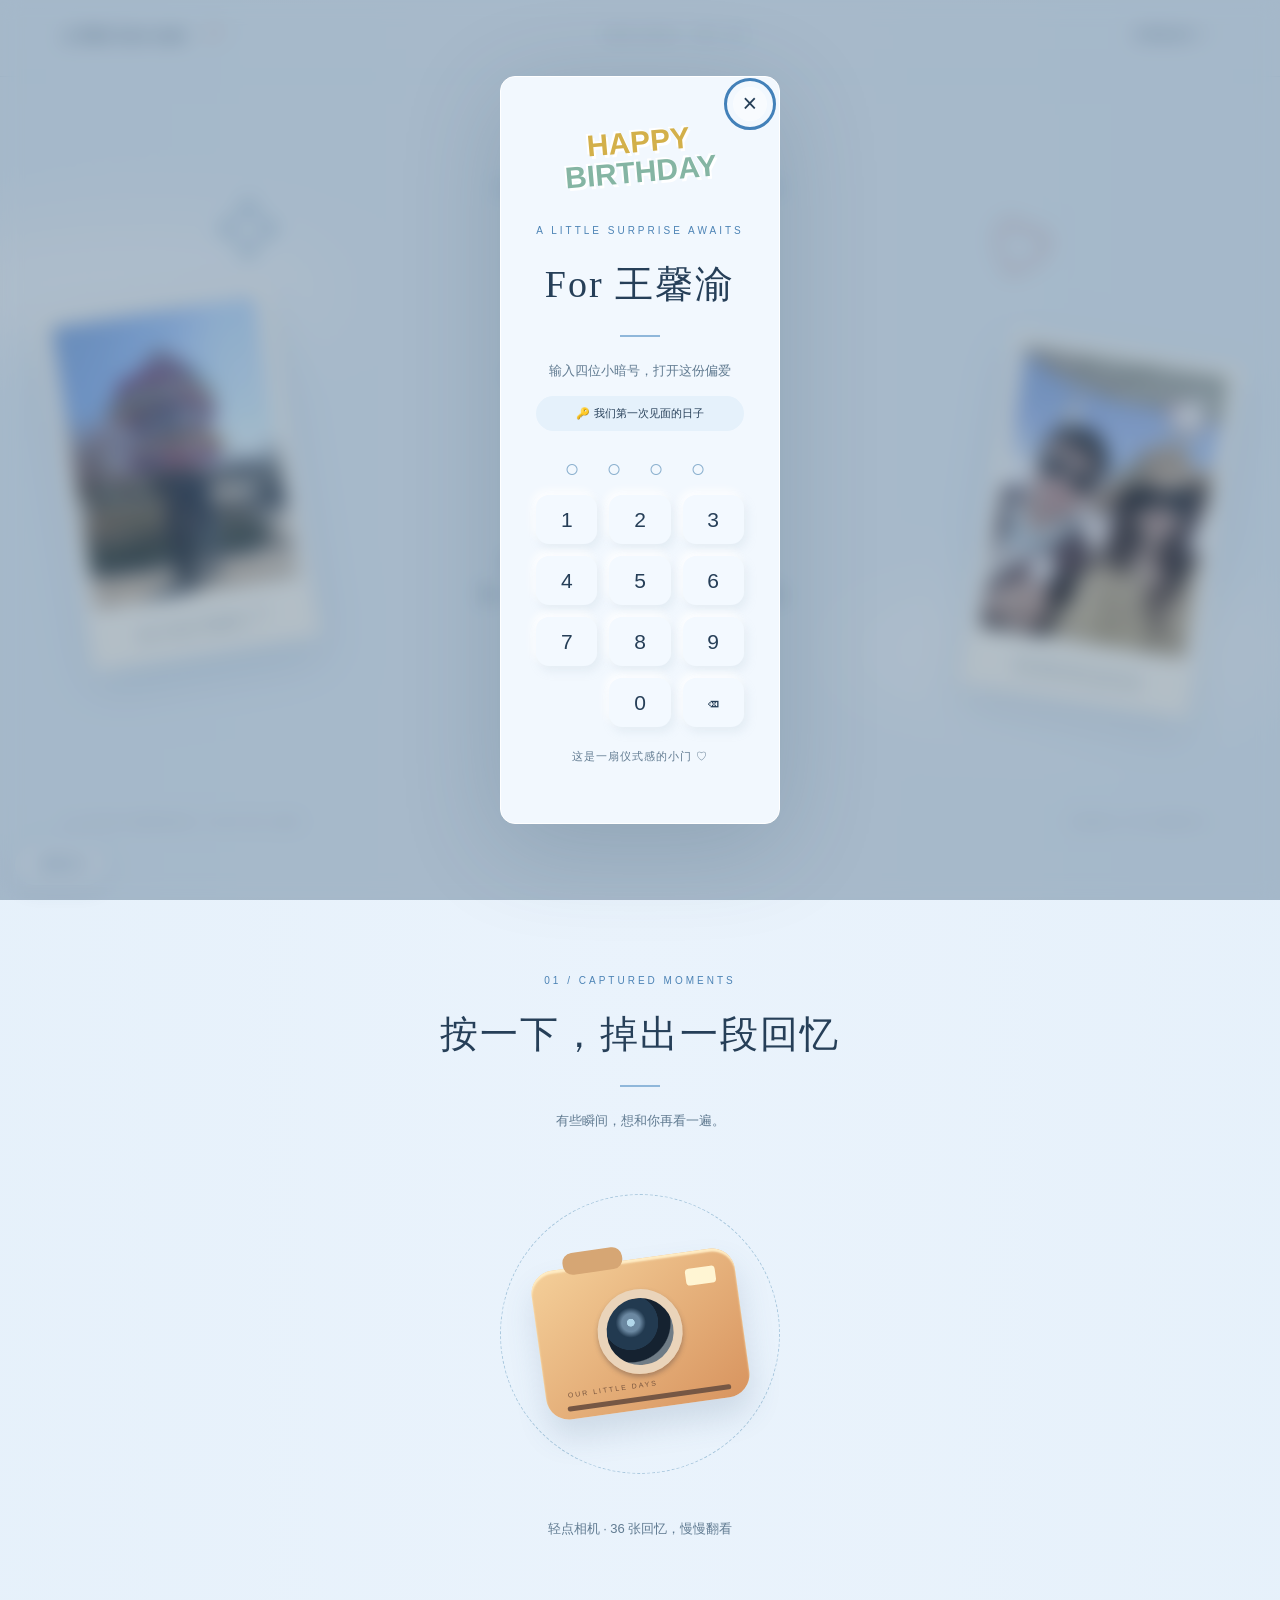
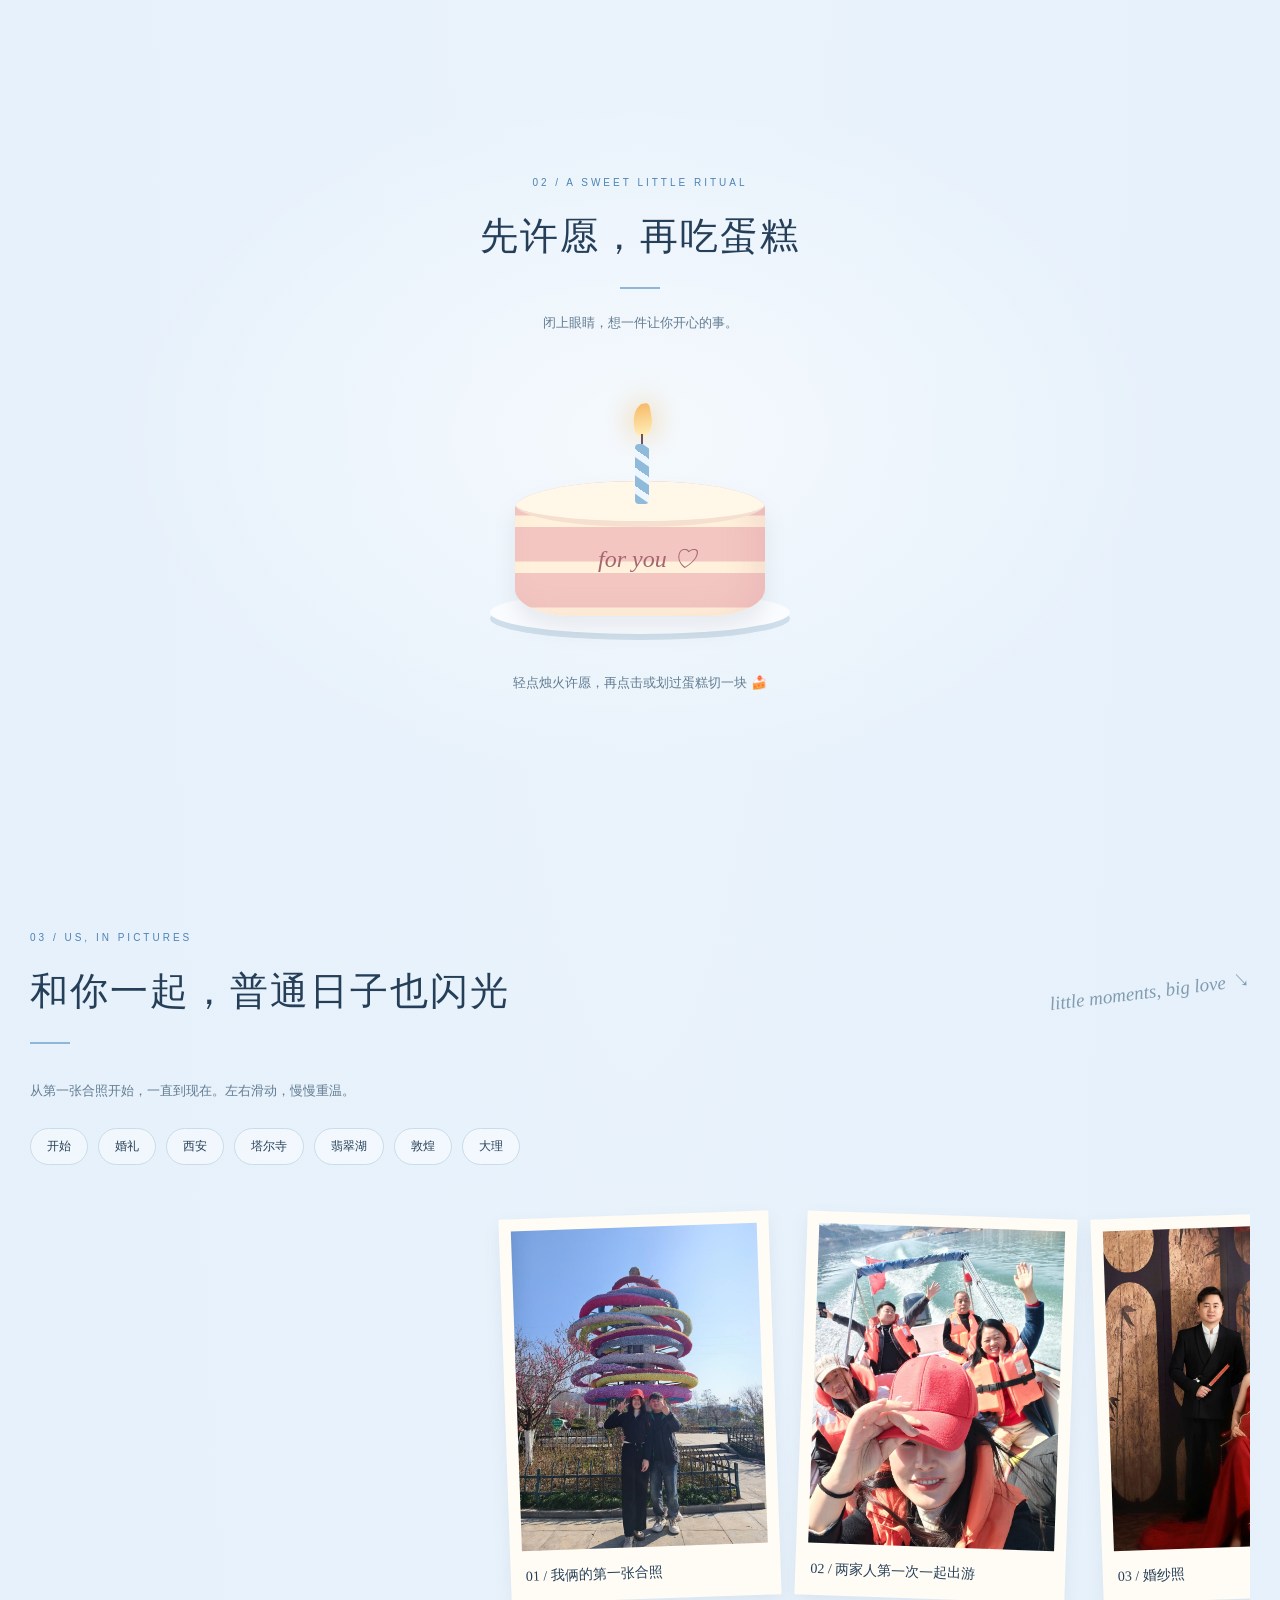
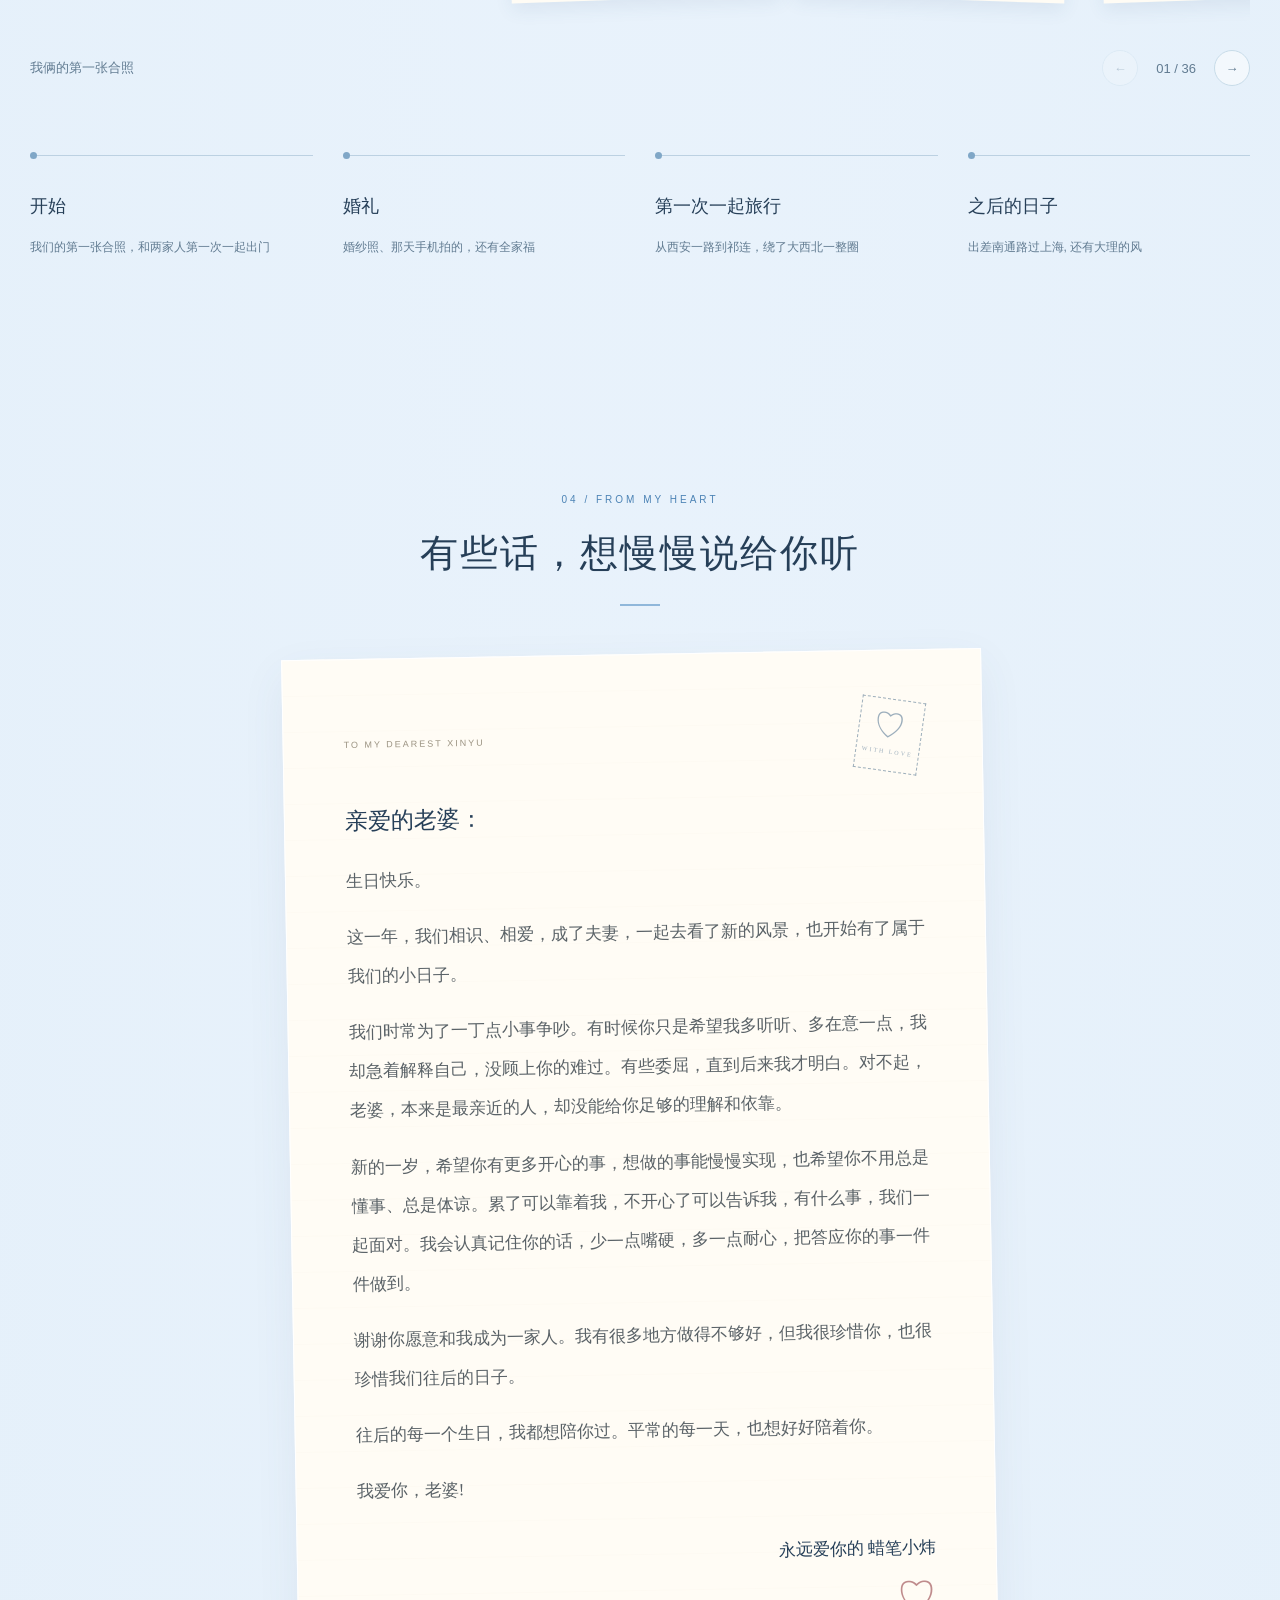
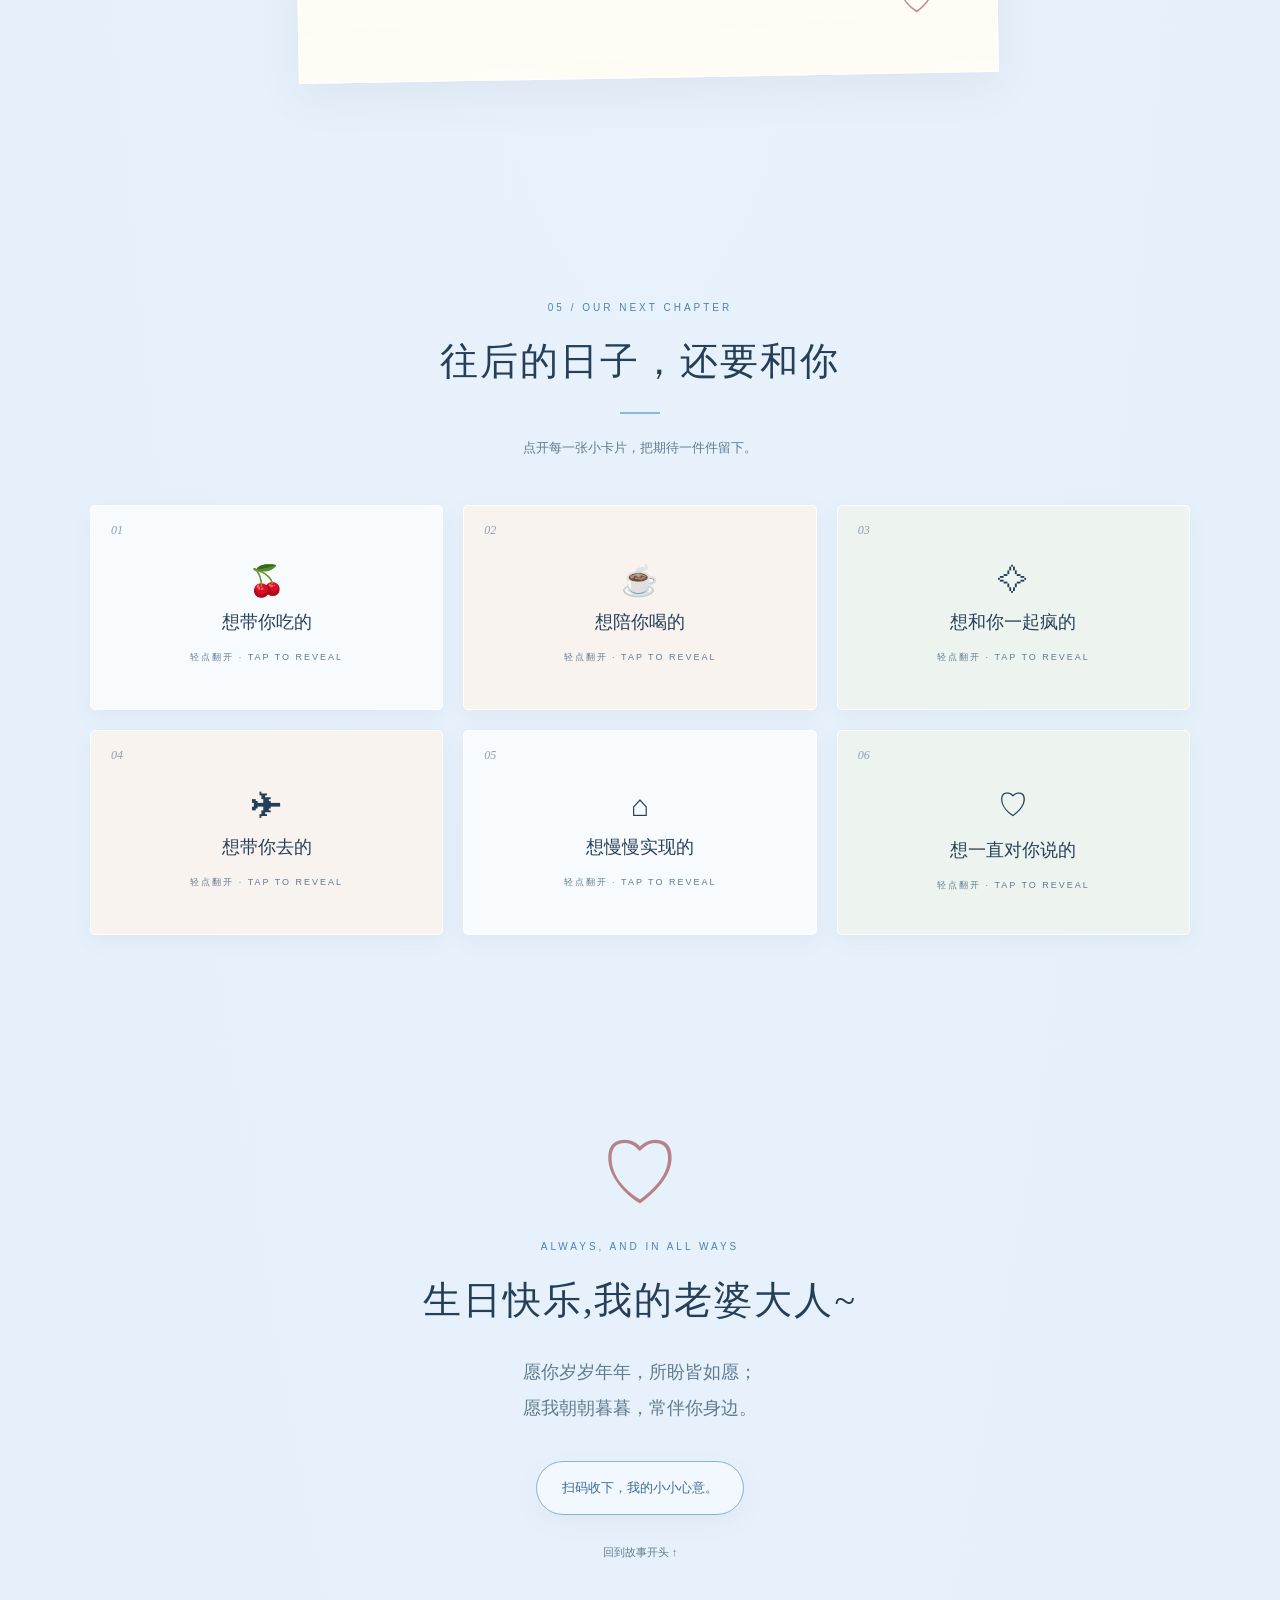
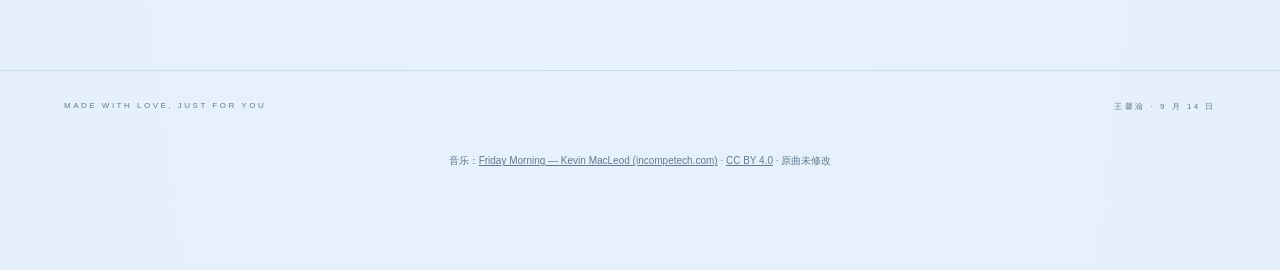
<file: index.html>
<!doctype html>
<html lang="zh-CN"><head><meta charset="utf-8"><meta name="viewport" content="width=device-width,initial-scale=1,viewport-fit=cover"><meta name="theme-color" content="#eaf3fc"><meta name="robots" content="noindex,nofollow"><title>王馨渝 · 生日快乐</title><link rel="icon" href="data:image/svg+xml,%3Csvg xmlns='http://www.w3.org/2000/svg' viewBox='0 0 32 32'%3E%3Ctext y='26' font-size='26'%3E💌%3C/text%3E%3C/svg%3E"><link rel="stylesheet" href="styles.css?v=20261023-iphone"></head>
<body>
<div class="cloud cloud-one" aria-hidden="true"></div><div class="cloud cloud-two" aria-hidden="true"></div>
<header><a href="#home" class="wordmark">a little love note <span>♡</span></a><span class="edition">FOR XINYU · 09 / 14</span><button id="lock" class="quiet">打开生日卡 ↗</button></header>
<main>
<section id="home" class="hero"><div class="hero-copy"><p class="eyebrow">✦ A BIRTHDAY MADE JUST FOR YOU ✦</p><p class="script">Happy Birthday,</p><h1>王馨渝<span>今天的偏爱，都给你。</span></h1><div class="date-pill">🎂 &nbsp; 9 月 14 日 &nbsp; ♡</div><p class="intro">把我们的日子，装进一份小小的惊喜。<br>每一个被留住的瞬间，和往后每一天的喜欢。</p><a class="primary" href="#camera">拆开这份小美好 <span>↓</span></a><p class="tiny">写给我的妻子，也写给我最爱的人</p></div><figure class="hero-photo left"><img src="assets/photos/flower-wreath-v-sign.jpg" alt="我俩的第一张合照"><figcaption>our story begins ♡</figcaption></figure><figure class="hero-photo right"><img src="assets/photos/salt-lake-selfie.jpg" alt="我们戴着墨镜在翡翠湖的合照"><figcaption>my favorite person</figcaption></figure><span class="doodle star" aria-hidden="true">✧</span><span class="doodle heart" aria-hidden="true">♡</span><div class="hero-bottom"><span>A LITTLE SURPRISE, A LOT OF LOVE</span><span>SCROLL TO UNWRAP ↓</span></div></section>
<section id="camera" class="section"><p class="eyebrow">01 / CAPTURED MOMENTS</p><h2>按一下，掉出一段回忆</h2><p class="sub">有些瞬间，想和你再看一遍。</p><div class="camera-stage"><div class="orbit" aria-hidden="true"></div><button id="shutter" class="camera" aria-label="拍立得：抽取下一张回忆"><span class="camera-top"></span><span class="camera-flash"></span><span class="camera-lens"></span><span class="camera-brand">OUR LITTLE DAYS</span><span class="camera-slot"></span></button><figure id="print" class="print" hidden><button id="print-zoom" class="print-zoom" aria-label="放大这张回忆照片"><img id="print-image" alt=""><span class="zoom-hint">✧ 点击，放大这一刻</span></button><figcaption id="print-caption"></figcaption></figure></div><p id="camera-status" class="sub" aria-live="polite">轻点相机 · 36 张回忆，慢慢翻看</p></section>
<section id="ritual" class="section ritual"><p class="eyebrow">02 / A SWEET LITTLE RITUAL</p><h2>先许愿，再吃蛋糕</h2><p class="sub">闭上眼睛，想一件让你开心的事。</p><div class="cake-wrap"><button id="candle" aria-label="吹灭蜡烛" class="candle"><span class="flame"></span><span class="wick"></span><span class="wax"></span></button><button id="cake" aria-label="切开生日蛋糕" class="cake"><span class="icing"></span><span class="cake-note">for you ♡</span><span class="slice"></span></button><div class="plate"></div></div><p id="ritual-status" class="sub" aria-live="polite">轻点烛火许愿，再点击或划过蛋糕切一块 🍰</p><div id="wish-note" class="wish-note" hidden>愿你的每个愿望，都有人认真放在心上。♡</div></section>
<section id="memories" class="section gallery"><div class="section-heading"><div><p class="eyebrow">03 / US, IN PICTURES</p><h2>和你一起，普通日子也闪光</h2></div><span class="handwritten">little moments, big love ↘</span></div><p class="sub">从第一张合照开始，一直到现在。左右滑动，慢慢重温。</p><nav id="chapters" class="chapters" aria-label="照片章节"></nav><div id="film" class="film" tabindex="0" aria-label="36 张回忆照片，可用左右方向键切换"></div><div class="gallery-controls"><p id="caption" aria-live="polite"></p><div><button id="prev" aria-label="上一张照片">←</button><span id="counter">01 / 36</span><button id="next" aria-label="下一张照片">→</button></div></div><div id="timeline" class="timeline"></div></section>
<section id="letter" class="section letter-section"><p class="eyebrow">04 / FROM MY HEART</p><h2>有些话，想慢慢说给你听</h2><article class="letter"><div class="letter-top"><span>TO MY DEAREST XINYU</span><span class="stamp">♡<small>WITH LOVE</small></span></div><h3>亲爱的老婆：</h3><div id="letter-body"></div><div class="signature">永远爱你的 蜡笔小炜 <span>♡</span></div></article></section>
<section id="wishes" class="section"><p class="eyebrow">05 / OUR NEXT CHAPTER</p><h2>往后的日子，还要和你</h2><p class="sub">点开每一张小卡片，把期待一件件留下。</p><div id="wish-grid" class="wish-grid"></div></section>
<section class="ending section"><span class="ending-heart">♡</span><p class="eyebrow">ALWAYS, AND IN ALL WAYS</p><h2>生日快乐,我的老婆大人~</h2><p>愿你岁岁年年，所盼皆如愿；<br>愿我朝朝暮暮，常伴你身边。</p><button id="celebrate" class="primary">扫码收下，我的小小心意。</button><p id="celebrate-status" class="tiny" aria-live="polite"></p><a href="#home" class="back-top">回到故事开头 ↑</a></section>
</main><footer>MADE WITH LOVE, JUST FOR YOU <span>王馨渝 · 9 月 14 日</span></footer><p class="music-credit">音乐：<a href="https://incompetech.com/music/royalty-free/index.html?isrc=USUAN1100224" target="_blank" rel="noopener">Friday Morning — Kevin MacLeod (incompetech.com)</a> · <a href="https://creativecommons.org/licenses/by/4.0/" target="_blank" rel="noopener">CC BY 4.0</a> · 原曲未修改</p>
<dialog id="gate"><button id="close-gate" class="close" aria-label="关闭生日卡">×</button><div class="birthday-sticker">HAPPY<br><span>BIRTHDAY</span></div><p class="eyebrow">A LITTLE SURPRISE AWAITS</p><h2>For 王馨渝</h2><p class="sub">输入四位小暗号，打开这份偏爱</p><p class="hint">🔑 我们第一次见面的日子</p><div id="dots" class="dots" aria-label="已输入 0 位">○ ○ ○ ○</div><div id="keypad" class="keypad"></div><p id="gate-status" class="tiny" aria-live="polite">这是一扇仪式感的小门 ♡</p></dialog>
<dialog id="lightbox" aria-label="回忆照片大图"><button id="close-lightbox" class="close" aria-label="关闭大图">×</button><img id="large-photo" alt=""><p id="large-caption"></p><div class="light-controls"><button id="large-prev" aria-label="查看上一张大图">←</button><span id="large-count"></span><button id="large-next" aria-label="查看下一张大图">→</button></div></dialog>
<dialog id="redpacket" aria-labelledby="redpacket-title"><button id="close-redpacket" class="close" aria-label="关闭红包">×</button><span class="redpacket-heart" aria-hidden="true">♡</span><p class="eyebrow">A LITTLE GIFT, ALL MY LOVE</p><h2 id="redpacket-title">专属宠爱金</h2><p>天大地大，老婆最大。</p><img id="redpacket-qr" alt="专属宠爱金刮刮乐网页二维码" hidden><p id="redpacket-state" role="status">扫码打开专属刮刮乐。</p><div class="gift-actions"><a href="scratch.html">直接打开刮刮乐 ♡</a><a href="assets/gift/scratch-qr.png" download="专属宠爱金二维码.png">保存二维码 ↓</a></div><p id="scratch-local-note" class="tiny" hidden>本地预览：可直接打开刮刮乐；手机扫码需发布新版后使用。</p></dialog>
<div class="music-widget"><button id="music-toggle" aria-pressed="false">♪ 播放音乐</button><span id="music-status" role="status"></span></div><audio id="birthday-music" autoplay loop preload="auto"></audio>
<noscript><p class="nojs">王馨渝，生日快乐。请开启 JavaScript，查看全部 36 张照片与互动生日卡。</p></noscript><script src="content.js?v=20261023-scratch"></script><script src="main.js?v=20261023-scratch"></script><script src="music.js?v=20261023-iphone"></script></body></html>
</file>
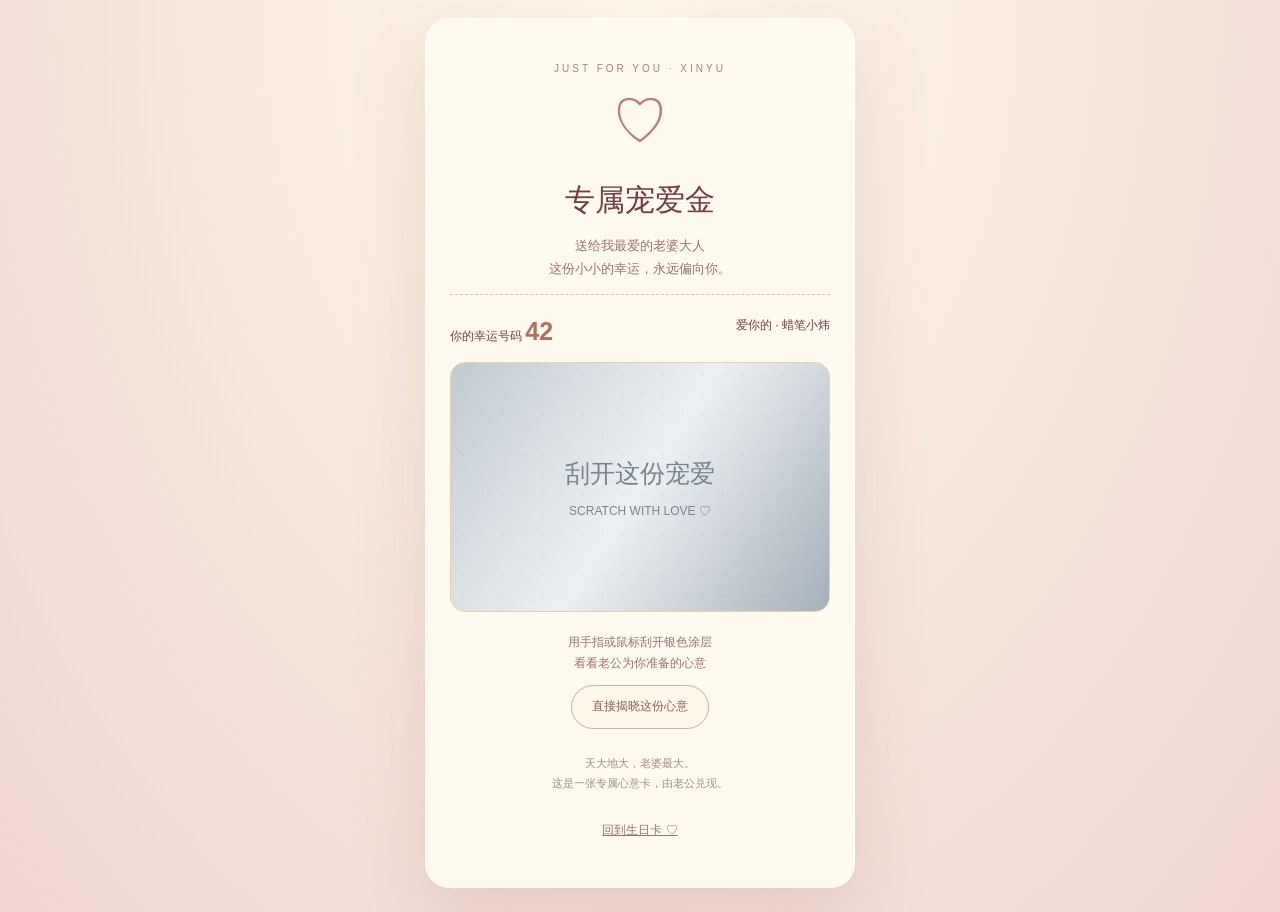
<file: scratch.html>
<!doctype html><html lang="zh-CN"><head><meta charset="utf-8"><meta name="viewport" content="width=device-width,initial-scale=1,viewport-fit=cover"><meta name="theme-color" content="#f8eadb"><meta name="robots" content="noindex,nofollow"><title>给老婆的专属宠爱金</title><link rel="icon" href="data:,"><style>
*{box-sizing:border-box}body{margin:0;min-height:100svh;display:grid;place-items:center;background:radial-gradient(ellipse at top,#fff9e8,#f0d6d2);color:#743f42;font-family:-apple-system,'PingFang SC',sans-serif;padding:25px 18px}.ticket{width:min(100%,430px);background:#fffaf0;border:1px solid #fff;box-shadow:0 25px 75px #8c55532b;border-radius:24px;padding:34px 24px;text-align:center;position:relative}.eyebrow{font-size:10px;letter-spacing:3px;color:#ad8270}.heart{font-size:56px;color:#bd7b7c;margin:10px}h1{font:30px Georgia,'Songti SC',serif;margin:20px 0 10px}.intro{font-size:13px;line-height:1.8;color:#98716b}.serial{display:flex;justify-content:space-between;border-top:1px dashed #ddc3ae;padding:22px 0 16px;font-size:12px}.serial strong{font-size:25px;color:#b56d5c}.scratch{position:relative;height:250px;border-radius:15px;overflow:hidden;background:#fff0dc;border:1px solid #e8cfaf}.prize{height:100%;display:flex;flex-direction:column;align-items:center;justify-content:center;padding:15px}.prize small{font-size:13px}.amount{font:bold 61px Georgia,serif;color:#bd655b;margin:12px 0}.amount span{font:18px sans-serif;margin-left:5px}.prize p{font-size:17px;line-height:1.7;margin:0}canvas{position:absolute;inset:0;width:100%;height:100%;touch-action:none;cursor:crosshair;transition:opacity .6s;user-select:none}canvas.revealed{opacity:0;pointer-events:none}.hint{min-height:35px;font-size:12px;line-height:1.8;color:#9b736a;margin:20px 0 10px}button{font:inherit;border:1px solid #d8ad99;background:#fff7e9;color:#8f5e50;border-radius:25px;padding:10px 20px;cursor:pointer;font-size:12px}button:focus-visible,a:focus-visible{outline:3px solid #ab7764;outline-offset:4px}.footer{font-size:11px;line-height:1.8;color:#a68c7c;margin-top:25px}.back{display:inline-block;color:#9b736a;font-size:12px;margin-top:15px}.spark{position:fixed;top:-20px;left:var(--x);color:#bf786c;font-size:22px;pointer-events:none;animation:fall 2.5s ease-in forwards}@keyframes fall{to{transform:translateY(105vh) rotate(240deg);opacity:0}}@media(prefers-reduced-motion:reduce){*{animation:none!important;transition:none!important}.spark{display:none}}

body{padding: max(18px,env(safe-area-inset-top)) max(16px,env(safe-area-inset-right)) max(24px,env(safe-area-inset-bottom)) max(16px,env(safe-area-inset-left));-webkit-text-size-adjust:100%}
button,.back{min-height:44px;display:inline-flex;align-items:center;justify-content:center;touch-action:manipulation}
@media(max-width:480px){.ticket{padding:24px 18px;border-radius:20px}.heart{font-size:42px;margin:6px}.serial{gap:12px;align-items:center;flex-wrap:wrap}.scratch{height:230px}.prize p{font-size:16px}.footer{margin-top:18px}}
</style></head><body><main class="ticket"><p class="eyebrow">JUST FOR YOU · XINYU</p><div class="heart" aria-hidden="true">♡</div><h1>专属宠爱金</h1><p class="intro">送给我最爱的老婆大人<br>这份小小的幸运，永远偏向你。</p><div class="serial"><span>你的幸运号码 <strong>42</strong></span><span>爱你的 · 蜡笔小炜</span></div><div class="scratch"><div class="prize"><small>中奖号码 · 42</small><div class="amount">999<span>元</span></div><p>请找老公兑现❤️</p></div><canvas id="cover" aria-label="刮奖涂层，用手指滑动刮开；也可使用下方按钮"></canvas></div><p id="status" class="hint" role="status">用手指或鼠标刮开银色涂层<br>看看老公为你准备的心意</p><button id="reveal">直接揭晓这份心意</button><div class="footer">天大地大，老婆最大。<br>这是一张专属心意卡，由老公兑现。</div><a class="back" href="index.html">回到生日卡 ♡</a><noscript><p>中奖号码 42：999元，请找老公兑现❤️</p><style>canvas,#reveal{display:none}
body{padding: max(18px,env(safe-area-inset-top)) max(16px,env(safe-area-inset-right)) max(24px,env(safe-area-inset-bottom)) max(16px,env(safe-area-inset-left));-webkit-text-size-adjust:100%}
button,.back{min-height:44px;display:inline-flex;align-items:center;justify-content:center;touch-action:manipulation}
@media(max-width:480px){.ticket{padding:24px 18px;border-radius:20px}.heart{font-size:42px;margin:6px}.serial{gap:12px;align-items:center;flex-wrap:wrap}.scratch{height:230px}.prize p{font-size:16px}.footer{margin-top:18px}}
</style></noscript></main><script src="scratch.js"></script></body></html>
</file>
<file: styles.css>
:root{--sky:#eaf3fc;--ink:#263f58;--blue:#4c83b5;--muted:#617b91;--line:#caddeb;--paper:#fffcf5;--serif:Georgia,'Songti SC','STSong',serif}*{box-sizing:border-box}html{scroll-behavior:smooth;scroll-padding-top:30px}body{margin:0;background:radial-gradient(ellipse at 50% 10%,#f9fcff00,#dcebf766),var(--sky);color:var(--ink);font-family:-apple-system,'PingFang SC',sans-serif;font-size:15px;overflow-x:clip}button,a{-webkit-tap-highlight-color:transparent}button{font:inherit;color:inherit;cursor:pointer}button:disabled{opacity:.35;cursor:default}a{color:inherit;text-decoration:none}button:focus-visible,a:focus-visible,[tabindex]:focus-visible{outline:3px solid #4381b9;outline-offset:6px}button{border:0}header{max-width:1440px;margin:auto;padding:28px 5%;display:flex;align-items:center;justify-content:space-between;border-bottom:1px solid #c9ddea88}.wordmark{font:italic 19px var(--serif)}.wordmark span{color:#c48078;margin-left:10px}.edition,.eyebrow,.tiny,footer,.hero-bottom{font-size:10px;letter-spacing:2.5px}.edition{color:var(--muted)}.quiet{background:transparent;font-size:12px}.cloud{position:absolute;width:440px;height:140px;border-radius:50%;background:#fff;filter:blur(40px);opacity:.6;pointer-events:none;z-index:-1}.cloud-one{top:220px;left:-100px}.cloud-two{top:580px;right:0}.hero{min-height:780px;position:relative;display:grid;place-items:center;max-width:1440px;margin:auto;padding:85px 20px 105px}.hero-copy{text-align:center;position:relative;z-index:2}.eyebrow{color:var(--blue);font-size:10px;letter-spacing:3px;line-height:1.8}.script{font:italic 38px var(--serif);color:#547a9a;margin:40px 0 14px}h1{font:500 clamp(56px,6vw,88px) var(--serif);letter-spacing:10px;color:#4f85b8;margin:0}h1 span{display:block;font:400 17px var(--serif);letter-spacing:5px;margin-top:23px;color:var(--ink)}.date-pill{display:inline-block;background:#ffffffaa;border:1px solid white;border-radius:30px;padding:12px 25px;margin-top:30px;color:var(--blue);font-size:12px;letter-spacing:3px;box-shadow:0 8px 25px #426a8d08}.intro{font:16px/2 var(--serif);color:var(--muted);margin:28px 0}.primary{display:inline-flex;gap:35px;align-items:center;justify-content:center;padding:17px 25px;border:1px solid #8db1cf;border-radius:40px;background:#f7fbffb3;color:#3c6c96;font-size:13px;box-shadow:0 8px 22px #5c85a510;transition:transform .25s,background .25s}.primary:hover{transform:translateY(-3px);background:white}.tiny{color:var(--muted);letter-spacing:1px;font-size:11px;line-height:1.8;margin-top:20px}.hero-photo{position:absolute;width:clamp(160px,18vw,245px);padding:12px 12px 0;background:var(--paper);box-shadow:0 18px 45px #41648324;margin:0;top:220px}.hero-photo img{width:100%;height:285px;object-fit:cover}.hero-photo figcaption{font:italic 17px var(--serif);text-align:center;padding:18px 0;color:#688096}.left{left:5%;transform:rotate(-9deg)}.right{right:5%;transform:rotate(9deg);top:270px}.doodle{position:absolute;font:64px var(--serif);color:#83a8c5}.star{top:120px;left:17%}.heart{right:18%;top:130px;transform:rotate(20deg);color:#c68e8c}.hero-bottom{position:absolute;bottom:30px;left:5%;right:5%;display:flex;justify-content:space-between;font-size:9px;color:#7992a7}.section{padding:105px 30px;text-align:center;max-width:1160px;margin:auto}h2{font:400 clamp(27px,3vw,38px)/1.5 var(--serif);letter-spacing:2px;margin:16px 0}h2:after{content:'';display:block;width:40px;height:2px;background:#8fb7da;margin:22px auto}.sub{font-size:13px;line-height:1.9;color:var(--muted)}.camera-stage{height:340px;display:flex;align-items:center;justify-content:center;gap:60px;position:relative;margin-top:30px}.orbit{position:absolute;width:280px;height:280px;border:1px dashed #a8c7dd;border-radius:50%;pointer-events:none}.camera{position:relative;z-index:1;width:205px;height:150px;border-radius:23px;background:linear-gradient(145deg,#f4cf99,#d8945f);box-shadow:inset 0 3px 2px #ffedc5,0 18px 30px #4767802b;transform:rotate(-8deg);transition:transform .3s}.camera:hover{transform:rotate(0) translateY(-5px)}.camera-top{position:absolute;top:-15px;left:35px;width:60px;height:22px;background:#d6a674;border-radius:10px}.camera-flash{position:absolute;right:20px;top:17px;width:30px;height:17px;border-radius:4px;background:#fff5d3}.camera-lens{position:absolute;width:85px;height:85px;left:60px;top:30px;border-radius:50%;border:9px solid #ead4ba;background:radial-gradient(circle at 38% 35%,#b2d7ea 0 6%,#6b88a1 7% 15%,#223a50 25% 45%,#152230 46% 65%,#6f7c86 67%);box-shadow:0 3px 5px #604e4970}.camera-brand{position:absolute;bottom:21px;left:22px;font-size:7px;letter-spacing:2px;color:#77543e}.camera-slot{position:absolute;bottom:8px;left:20px;right:20px;height:5px;background:#765744;border-radius:5px}.print{margin:0;background:var(--paper);padding:10px 10px 0;width:190px;transform:rotate(6deg);box-shadow:0 10px 30px #47678020;animation:print .6s both}.print img{width:100%;height:210px;object-fit:cover}.print figcaption{font:13px/1.6 var(--serif);padding:14px 0}.print[hidden]{display:none}@keyframes print{from{transform:translateY(-25px) rotate(0);opacity:0}to{transform:rotate(6deg);opacity:1}}.ritual{background:radial-gradient(ellipse,#ffffff88,transparent 65%)}.cake-wrap{position:relative;height:275px;width:300px;max-width:100%;margin:40px auto 20px}.cake{position:absolute;top:105px;left:25px;width:250px;height:135px;background:repeating-linear-gradient(#f3c6c1 0 34px,#fff1db 35px 46px);border-radius:50% 50% 22% 22% / 20% 20% 20% 20%;box-shadow:inset -15px 0 30px #cf929c30,0 14px 20px #8f97a02b;overflow:hidden;z-index:2;touch-action:pan-y}.icing{position:absolute;inset:0 0 auto;height:46px;border-radius:50%;background:#fff8e9;border-bottom:6px solid #f5e0d0}.cake-note{position:absolute;top:62px;left:83px;font:italic 24px var(--serif);color:#a66670}.slice{position:absolute;left:50%;top:0;width:2px;height:100%;background:#b37f72;opacity:0;transform:rotate(-10deg);transition:.5s}.cake.cut .slice{opacity:1;width:15px;background:var(--sky)}.plate{position:absolute;top:215px;left:0;width:300px;height:43px;border-radius:50%;background:#fafcff;box-shadow:0 6px 0 #cedeea}.candle{position:absolute;z-index:3;top:28px;left:138px;width:26px;height:100px;background:transparent}.wax{position:absolute;bottom:0;left:7px;width:14px;height:60px;background:repeating-linear-gradient(35deg,#8fbad9 0 8px,#edf6ff 9px 15px);border-radius:4px}.wick{position:absolute;left:13px;top:30px;height:12px;width:2px;background:#6b5360}.flame{position:absolute;top:0;left:5px;width:19px;height:32px;border-radius:80% 20% 65% 35%;background:linear-gradient(#f6bb69,#ffeeb8);box-shadow:0 0 30px #ecc381;transform:rotate(-10deg);animation:flicker 1s infinite alternate}.candle.out .flame{display:none}@keyframes flicker{to{transform:rotate(10deg) scale(.9)}}.wish-note{font:18px/1.8 var(--serif);color:#a56b78;margin-top:20px}.gallery{max-width:1320px}.section-heading{display:flex;align-items:center;justify-content:space-between;text-align:left}.section-heading h2:after{margin-left:0}.handwritten{font:italic 19px var(--serif);color:#819bb0;transform:rotate(-7deg)}.gallery>.sub{text-align:left}.chapters{display:flex;gap:10px;flex-wrap:wrap;margin:25px 0}.chapters button{background:#ffffff66;border:1px solid #c9dce9;border-radius:30px;padding:9px 16px;font-size:12px}.chapters button:hover{background:white}.film{display:flex;gap:26px;overflow-x:auto;padding:25px 8px 35px;scroll-snap-type:x mandatory;scrollbar-width:thin;scrollbar-color:#afc9df transparent;overscroll-behavior-x:contain}.photo{flex:0 0 270px;scroll-snap-align:center;padding:12px 12px 0;background:var(--paper);box-shadow:0 7px 18px #385d7a16;transform:rotate(-2deg);text-align:left;border:0}.photo:nth-child(even){transform:rotate(2deg)}.photo img{width:100%;height:320px;object-fit:cover;display:block}.photo span{display:block;padding:17px 3px;font:14px var(--serif);white-space:nowrap;overflow:hidden;text-overflow:ellipsis}.gallery-controls{display:flex;justify-content:space-between;align-items:center;font-size:13px;margin-top:12px;color:var(--muted)}.gallery-controls>div{display:flex;align-items:center;gap:18px;white-space:nowrap}.gallery-controls button,.light-controls button{width:36px;height:36px;border-radius:50%;background:#ffffff88;border:1px solid #c8dce9}.timeline{display:grid;grid-template-columns:repeat(4,1fr);text-align:left;gap:30px;margin-top:65px}.milestone{border-top:1px solid #bcd1e2;position:relative;padding-top:20px}.milestone:before{content:'';position:absolute;top:-4px;width:7px;height:7px;background:#80a7c7;border-radius:50%}.milestone h3{font:18px var(--serif)}.milestone p{font-size:12px;line-height:1.9;color:var(--muted)}.letter{max-width:700px;margin:48px auto 0;padding:48px 60px;text-align:left;background:repeating-linear-gradient(transparent 0 35px,#d5c9af12 36px),var(--paper);box-shadow:0 15px 45px #405a7212;transform:rotate(-1deg);border:1px solid #fff}.letter-top{display:flex;justify-content:space-between;align-items:center;font-size:9px;letter-spacing:2px;color:#9b9382}.stamp{width:64px;height:73px;border:1px dashed #9eafbb;text-align:center;padding:5px;font:32px var(--serif);color:#9caebc;transform:rotate(9deg)}.stamp small{display:block;font-size:6px}.letter h3{font:23px var(--serif);margin:25px 0}.letter p{font:17px/2.3 var(--serif);color:#5a6267}.signature{text-align:right;font:17px var(--serif);margin-top:35px}.signature span{display:block;font-size:40px;color:#bf8b8c;margin-top:10px}.wish-grid{display:grid;grid-template-columns:repeat(3,1fr);gap:20px;margin-top:45px}.wish-card{position:relative;background:#f8fbfe;border:1px solid #fff;border-radius:5px;min-height:205px;padding:28px;box-shadow:0 6px 20px #4f779912;transition:transform .3s,background .3s}.wish-card:hover{transform:translateY(-5px)}.wish-card:nth-child(2n){background:#f8f3ef}.wish-card:nth-child(3n){background:#edf4ef}.wish-card .number{position:absolute;left:20px;top:17px;font:italic 12px var(--serif);color:#8da0b1}.wish-card .symbol{font-size:30px;display:block;margin:12px}.wish-card strong{font:18px var(--serif);display:block}.wish-card small{display:block;font-size:9px;color:var(--muted);letter-spacing:2px;margin-top:17px}.wish-detail{font:16px/2 var(--serif)}.wish-card[aria-expanded=true]{background:#fffaf1}.ending{padding-top:80px;padding-bottom:110px}.ending-heart{font:80px var(--serif);color:#b78286}.ending h2:after{display:none}.ending>p:not(.eyebrow):not(.tiny){font:18px/2 var(--serif);color:var(--muted);margin:25px 0 35px}.back-top{display:block;font-size:11px;color:var(--muted);margin-top:30px}footer{border-top:1px solid #c8dce9;padding:30px 5%;display:flex;justify-content:space-between;font-size:8px;color:var(--muted)}dialog{border:1px solid white;color:var(--ink);background:#f2f8fe;border-radius:15px;box-shadow:0 20px 100px #28496230;padding:45px 35px;text-align:center;max-width:calc(100% - 24px);max-height:92dvh;overflow:auto}dialog::backdrop{background:#52718b70;backdrop-filter:blur(10px)}.close{position:absolute;right:12px;top:10px;width:34px;height:34px;border-radius:50%;font-size:25px;background:#ffffff88}.birthday-sticker{font-size:30px;font-weight:900;line-height:1;color:#d3b04a;text-shadow:2px 3px white,-2px -2px white;transform:rotate(-5deg);margin:5px 0 35px}.birthday-sticker span{color:#85b5a3}.hint{font-size:11px;background:#e5f1fb;border-radius:20px;padding:10px}.dots{font-size:25px;letter-spacing:10px;color:#8cb1cf;padding:12px}.keypad{display:grid;grid-template-columns:repeat(3,1fr);gap:12px;max-width:270px;margin:auto}.keypad button{height:49px;background:#f3f9ff;border-radius:13px;box-shadow:3px 5px 10px #b8cbd940,-3px -4px 10px white;font-size:21px}.keypad button:nth-last-child(2){grid-column:2}#lightbox{padding:45px 20px 15px;background:#f9fbfd}#large-photo{display:block;max-width:min(80vw,1000px);max-height:68dvh;object-fit:contain;margin:auto}#large-caption{font:16px var(--serif)}.light-controls{display:flex;align-items:center;justify-content:center;gap:25px}.confetti{position:fixed;left:var(--x);top:-20px;width:9px;height:15px;background:var(--c);pointer-events:none;z-index:20;animation:fall 3s var(--d) ease-in forwards}@keyframes fall{to{transform:translate(70px,105vh) rotate(720deg)}}.nojs{padding:30px;text-align:center}
@media(min-width:1500px){.hero{min-height:850px}}@media(max-width:1000px){.hero-photo{width:170px;opacity:.85}.hero-photo img{height:230px}.left{left:2%;top:280px}.right{right:2%;top:330px}.hero-copy{max-width:480px}.hero h1{font-size:65px}.handwritten{display:none}.hero .intro{max-width:340px;margin-left:auto;margin-right:auto}}
@media(max-width:700px){header{padding:22px 6%}.wordmark{font-size:16px}.edition{display:none}.quiet{font-size:11px}.hero{min-height:980px;padding:65px 18px 380px;display:block}.hero-copy{margin:auto}.hero .eyebrow{font-size:8px;letter-spacing:2px}.script{font-size:31px;margin-top:30px}.hero h1{font-size:56px;letter-spacing:7px}h1 span{font-size:14px;letter-spacing:3px}.intro{font-size:14px}.hero-photo{top:auto!important;bottom:75px;width:145px;opacity:1;padding:8px 8px 0}.hero-photo img{height:175px}.hero-photo figcaption{font-size:13px;padding:13px 0}.left{left:calc(50% - 154px)}.right{right:calc(50% - 154px);bottom:65px}.hero-bottom{font-size:7px;letter-spacing:1px}.doodle{font-size:40px}.star{top:145px;left:4%}.heart{top:230px;right:5%}.section{padding:75px 22px}.section h2{font-size:27px;letter-spacing:1px}.eyebrow{font-size:9px;letter-spacing:2px}.camera-stage{gap:20px;height:340px;flex-direction:column}.camera-stage.has-print{height:510px}.camera-stage.has-print .camera{transform:scale(.75);margin-bottom:-25px}.camera-stage.has-print .orbit{top:0}.camera{flex-shrink:0}.print{width:170px}.print img{height:190px}.section-heading{text-align:center;display:block}.section-heading h2:after{margin-left:auto}.gallery>.sub{text-align:center}.chapters{justify-content:center;gap:8px}.chapters button{font-size:11px;padding:8px 12px}.photo{flex-basis:255px}.photo img{height:320px}.film{gap:20px}.gallery-controls{gap:15px;font-size:11px}.gallery-controls>div{gap:9px}.timeline{grid-template-columns:1fr 1fr;gap:22px}.letter{padding:28px 26px;margin-top:35px}.letter p{font-size:16px;line-height:2.2}.letter-top{font-size:8px}.wish-grid{grid-template-columns:1fr 1fr;gap:12px}.wish-card{padding:22px 12px;min-height:210px}.wish-card strong{font-size:16px}.wish-detail{font-size:14px}.ending h2{font-size:26px}.ending .primary{font-size:12px;gap:10px}footer{display:block;text-align:center;line-height:2.4;letter-spacing:1px}footer span{display:block}dialog{padding:40px 22px 25px}.birthday-sticker{font-size:26px;margin-bottom:25px}#gate h2{font-size:28px}#gate h2:after{display:none}}
@media(prefers-reduced-motion:reduce){html{scroll-behavior:auto}*,*:before,*:after{animation:none!important;transition:none!important}.confetti{display:none}}
/* Center the first and last memory too, so every index is reachable. */
.film{padding-left:max(8px,calc((100% - 270px)/2));padding-right:max(8px,calc((100% - 270px)/2))}
@media(max-width:700px){.film{padding-left:max(8px,calc((100% - 255px)/2));padding-right:max(8px,calc((100% - 255px)/2))}}
/* A printed memory unfolds into a luminous, full-size keepsake. */
.print-zoom{padding:0;background:transparent;display:block;position:relative;width:100%;cursor:zoom-in;overflow:hidden}
.print-zoom .zoom-hint{position:absolute;bottom:0;left:0;right:0;padding:22px 5px 9px;font-size:10px;color:white;background:linear-gradient(transparent,#243c58aa);letter-spacing:1px}
.print-zoom:after{content:'';position:absolute;inset:-80%;background:linear-gradient(110deg,transparent 42%,#ffffffaa 49%,transparent 56%);transform:translateX(-55%);transition:transform .7s;pointer-events:none}
.print-zoom:hover:after,.print-zoom:focus-visible:after{transform:translateX(55%)}
#lightbox{border:1px solid #f4dfbb;box-shadow:0 0 0 7px #ffffff18,0 0 90px #accbe288,0 30px 100px #25426499;background:linear-gradient(140deg,#fffef8,#e8f2fa);overflow-x:hidden}
#lightbox::backdrop{background:radial-gradient(ellipse at center,#425b7770,#14273bdf);backdrop-filter:blur(15px)}
#large-photo{border:6px solid #fffcf5;box-shadow:0 8px 28px #4b6d8330}
.memory-burst{position:absolute;inset:0;pointer-events:none;overflow:hidden;z-index:2}
.memory-burst i{position:absolute;left:50%;top:45%;font-style:normal;font-size:30px;color:#e8c28a;text-shadow:0 0 12px #fff;animation:memory-spark 1.1s var(--delay) both ease-out}
@keyframes memory-spark{0%{opacity:0;transform:rotate(var(--angle)) translateY(15px) scale(.2)}25%{opacity:1}100%{opacity:0;transform:rotate(var(--angle)) translateY(calc(-1 * var(--reach))) scale(1.2)}}
.wish-card[aria-expanded=true]{padding:30px 14px 20px}.wish-art{display:block;width:100%;aspect-ratio:1;object-fit:cover;border-radius:4px;margin:0 auto 15px}.wish-detail{display:block}.wish-detail[hidden]{display:none}.wish-card{align-self:stretch}.wish-card .number{z-index:1}.wish-grid{align-items:start}
#redpacket{width:420px;background:linear-gradient(145deg,#fff9ed,#f8e5df);border:1px solid #e3bb96;padding:40px 28px;color:#7c3e40}#redpacket .eyebrow{color:#a86e61}#redpacket h2{font-size:29px}#redpacket h2:after{background:#c68b6e}#redpacket-qr{display:block;width:250px;max-width:100%;height:auto;margin:20px auto;background:white;padding:12px;box-sizing:border-box}#redpacket-qr[hidden]{display:none}.redpacket-heart{font:60px var(--serif);color:#b26568}#redpacket-state{font-size:13px;line-height:1.9;margin:24px 0 4px}
@media(max-width:700px){.wish-card[aria-expanded=true]{padding:28px 10px 16px}.wish-detail{font-size:13px;line-height:1.9}.wish-art{margin-bottom:10px}.ending h2{font-size:25px}#large-photo{max-width:calc(100vw - 70px)}}

/* Labels sit over their corresponding subjects, never below the picture. */
.wish-art-map{display:block;position:relative;width:100%;isolation:isolate}.wish-art-map .wish-art{margin:0}.wish-image-label{position:absolute;transform:translate(-50%,-50%);white-space:nowrap;padding:3px 7px;border:1px solid #fff9;border-radius:20px;background:#fffcf0e8;color:#314d62;font:10px/1.5 -apple-system,'PingFang SC',sans-serif;box-shadow:0 2px 8px #243b5325;backdrop-filter:blur(5px);transition:background .2s,box-shadow .2s}.wish-image-label:hover{background:white;box-shadow:0 3px 12px #243b5350;z-index:2}.wish-card[aria-expanded=true]{padding-bottom:14px}
@media(max-width:700px){.wish-image-label{font-size:8px;padding:2px 4px}.wish-card:nth-child(5) .wish-image-label{font-size:9px}}

/* Photo labels are revealed only by click or keyboard activation. */
.wish-art-map .wish-image-label{visibility:hidden;opacity:0;pointer-events:none}
.wish-art-map.labels-visible .wish-image-label{visibility:visible;opacity:1;pointer-events:auto}
.wish-art-map{cursor:pointer}

#redpacket-qr{width:340px;padding:0;border-radius:8px}.gift-actions{display:flex;flex-wrap:wrap;justify-content:center;gap:14px;font-size:12px;margin-top:15px}.gift-actions a{text-decoration:underline;text-underline-offset:4px}.music-widget{position:fixed;bottom:18px;left:18px;z-index:10;max-width:230px}.music-widget button{padding:12px 17px;border:1px solid #bfd4e5;border-radius:28px;background:#f5faffed;box-shadow:0 4px 20px #31527120;color:#3c6c96;font-size:12px;backdrop-filter:blur(10px)}#music-status:not(:empty){display:block;background:#fff;padding:8px;font-size:11px;border-radius:8px;margin-top:6px}.music-widget button[aria-pressed=true]{background:#dfedf8}

.music-credit{text-align:center;padding:0 25px 75px;font-size:10px;line-height:1.8;color:#617b91}.music-credit a{text-decoration:underline}#redpacket-qr{width:280px;border-radius:0;padding:0}

/* Touch layouts and iPhone safe areas, including Safari's dynamic toolbar. */
html{-webkit-text-size-adjust:100%;text-size-adjust:100%}
header{padding-top:calc(22px + env(safe-area-inset-top));padding-left:max(5%,env(safe-area-inset-left));padding-right:max(5%,env(safe-area-inset-right))}
.music-widget{bottom:calc(14px + env(safe-area-inset-bottom));left:calc(14px + env(safe-area-inset-left));max-width:calc(100vw - 28px - env(safe-area-inset-left) - env(safe-area-inset-right))}
.music-credit{padding-bottom:calc(90px + env(safe-area-inset-bottom))}
dialog{max-height:calc(100dvh - 24px - env(safe-area-inset-top) - env(safe-area-inset-bottom));overscroll-behavior:contain;-webkit-overflow-scrolling:touch}
@media(max-width:700px){
 header{gap:12px}.quiet{min-height:44px}.wordmark{white-space:nowrap}
 .section{padding:64px 20px}.hero{min-height:0;padding:46px 20px 325px}.hero .intro{font-size:15px;line-height:1.95}.hero .tiny{font-size:12px;letter-spacing:0}.hero-bottom{gap:12px;line-height:1.6}
 .section h2{font-size:clamp(23px,6.2vw,28px);text-wrap:balance}.sub{font-size:14px}
 .gallery-controls{flex-wrap:wrap;justify-content:center}.gallery-controls>p{flex-basis:100%;margin:0;text-align:center}.gallery-controls button,.light-controls button,.close{width:44px;height:44px;min-width:44px}.chapters button{min-height:44px}
 .letter{padding:26px 22px;transform:none}.letter p{font-size:17px;line-height:2.05}.signature{font-size:16px;line-height:1.8}.timeline{gap:24px 18px}.milestone p{font-size:13px}
 .wish-grid{grid-template-columns:1fr;gap:18px;max-width:430px;margin-left:auto;margin-right:auto}.wish-card{min-height:185px}.wish-card[aria-expanded=true]{padding:38px 12px 14px}.wish-image-label,.wish-card:nth-child(5) .wish-image-label{font-size:12px;padding:3px 7px}.wish-detail{font-size:16px}
 .primary,.gift-actions a,.music-widget button{min-height:44px}.gift-actions a{display:inline-flex;align-items:center;justify-content:center;padding:8px}.gift-actions{gap:4px 16px}
 #gate{width:350px;padding:38px 22px 18px}#gate .birthday-sticker{margin-bottom:18px}#gate h2{margin:12px 0}#gate .sub{margin:12px 0}.keypad{gap:10px}.keypad button{height:48px}.dots{padding:8px}.hint{font-size:12px}
 #lightbox{padding:60px 12px 20px;max-width:calc(100% - 20px)}#large-photo{max-width:calc(100vw - 48px);max-height:calc(100dvh - 220px - env(safe-area-inset-top) - env(safe-area-inset-bottom))}#large-caption{line-height:1.6}
 #redpacket{padding:48px 20px 24px}#redpacket h2{font-size:26px}.ending{padding-bottom:70px}
}
@media(max-width:374px){.wordmark{font-size:14px}.hero h1{font-size:49px}.script{font-size:28px}.letter{padding:22px 18px}.wish-image-label{font-size:10px}}
@media(max-height:600px) and (orientation:landscape){dialog{max-height:calc(100dvh - 20px)}#gate{padding:30px 22px 16px}#gate .birthday-sticker{font-size:20px;margin:0 0 10px}.keypad button{height:44px}#gate h2{font-size:23px}}
</file>
